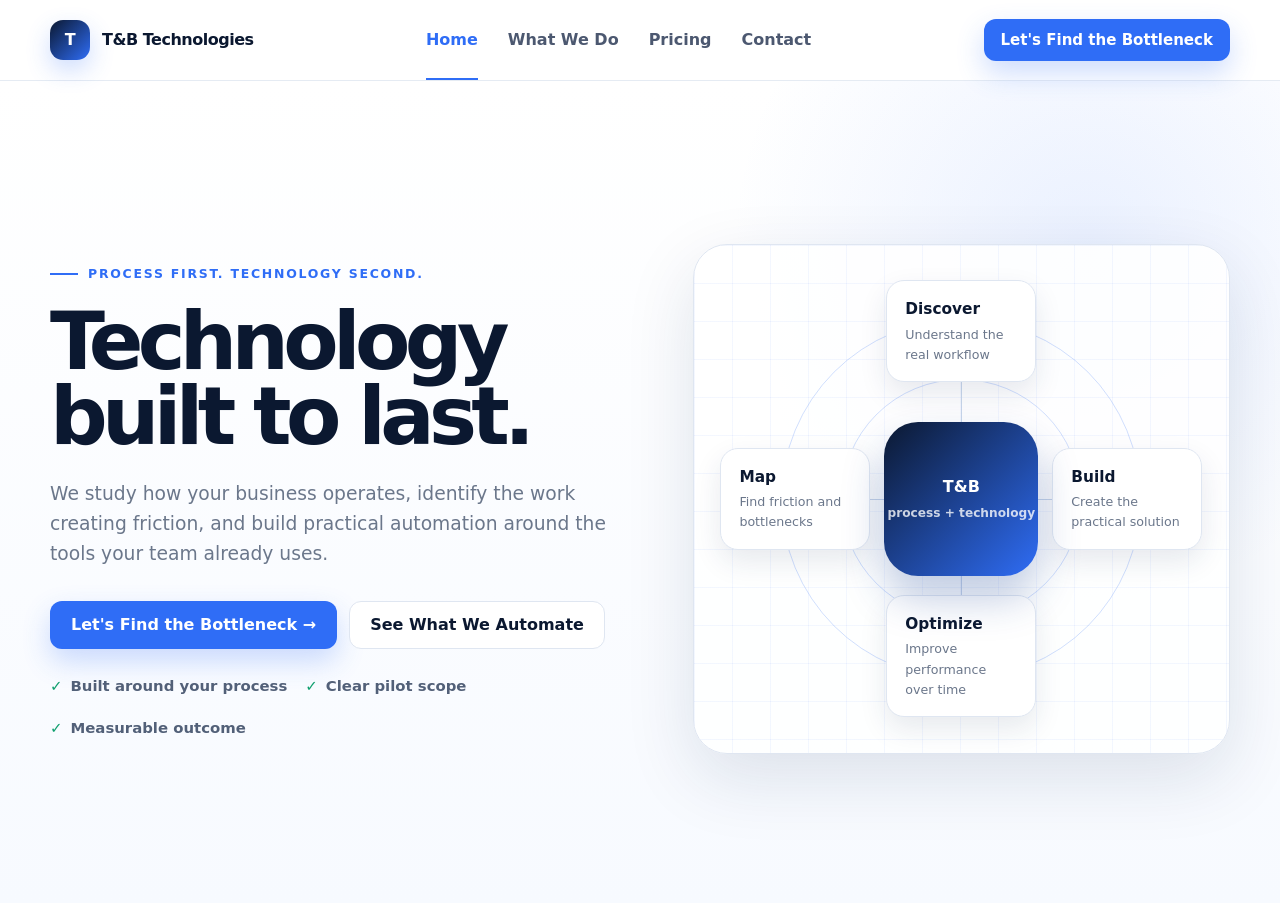
<file: index.html>
<!doctype html>
<html lang="en">
<head>
  <meta charset="utf-8">
  <meta name="viewport" content="width=device-width,initial-scale=1">
  <meta name="description" content="T&B Technologies improves business processes and builds practical automation around the tools companies already use.">
  <title>T&amp;B Technologies | Technology Built to Last</title>
  <link rel="stylesheet" href="styles.css">
</head>
<body>

<header class="site-header">
  <div class="container nav">
    <a class="brand" href="index.html"><span class="brand-mark">T</span><span>T&amp;B Technologies</span></a>
    <nav class="nav-links">
      <a href="index.html" class="active" data-nav="home">Home</a>
      <a href="services.html" data-nav="services">What We Do</a>
      <a href="pricing.html" data-nav="pricing">Pricing</a>
      <a href="contact.html" data-nav="contact">Contact</a>
    </nav>
    <div class="nav-actions">
      <a class="btn btn-primary btn-sm" href="contact.html">Let's Find the Bottleneck</a>
      <button class="menu-toggle" aria-label="Open menu">☰</button>
    </div>
  </div>
</header>

<main class="home-main">
  <section class="hero">
    <div class="container hero-grid">
      <div>
        <span class="eyebrow">Process first. Technology second.</span>
        <h1>Technology built to last.</h1>
        <p>We study how your business operates, identify the work creating friction, and build practical automation around the tools your team already uses.</p>
        <div class="hero-actions">
          <a class="btn btn-primary" href="contact.html">Let's Find the Bottleneck →</a>
          <a class="btn btn-secondary" href="services.html">See What We Automate</a>
        </div>
        <div class="hero-proof">
          <span class="proof"><i>✓</i> Built around your process</span>
          <span class="proof"><i>✓</i> Clear pilot scope</span>
          <span class="proof"><i>✓</i> Measurable outcome</span>
        </div>
      </div>
      <div class="system-card" aria-label="T&B Technologies workflow illustration">
        <div class="pulse one"></div><div class="pulse two"></div>
        <div class="flow-line h"></div><div class="flow-line v"></div>
        <div class="flow-node top"><strong>Discover</strong><span>Understand the real workflow</span></div>
        <div class="flow-node right"><strong>Build</strong><span>Create the practical solution</span></div>
        <div class="flow-node bottom"><strong>Optimize</strong><span>Improve performance over time</span></div>
        <div class="flow-node left"><strong>Map</strong><span>Find friction and bottlenecks</span></div>
        <div class="flow-center">T&amp;B<span>process + technology</span></div>
      </div>
    </div>
  </section>
</main>
<script src="script.js"></script>
</body>
</html>
</file>
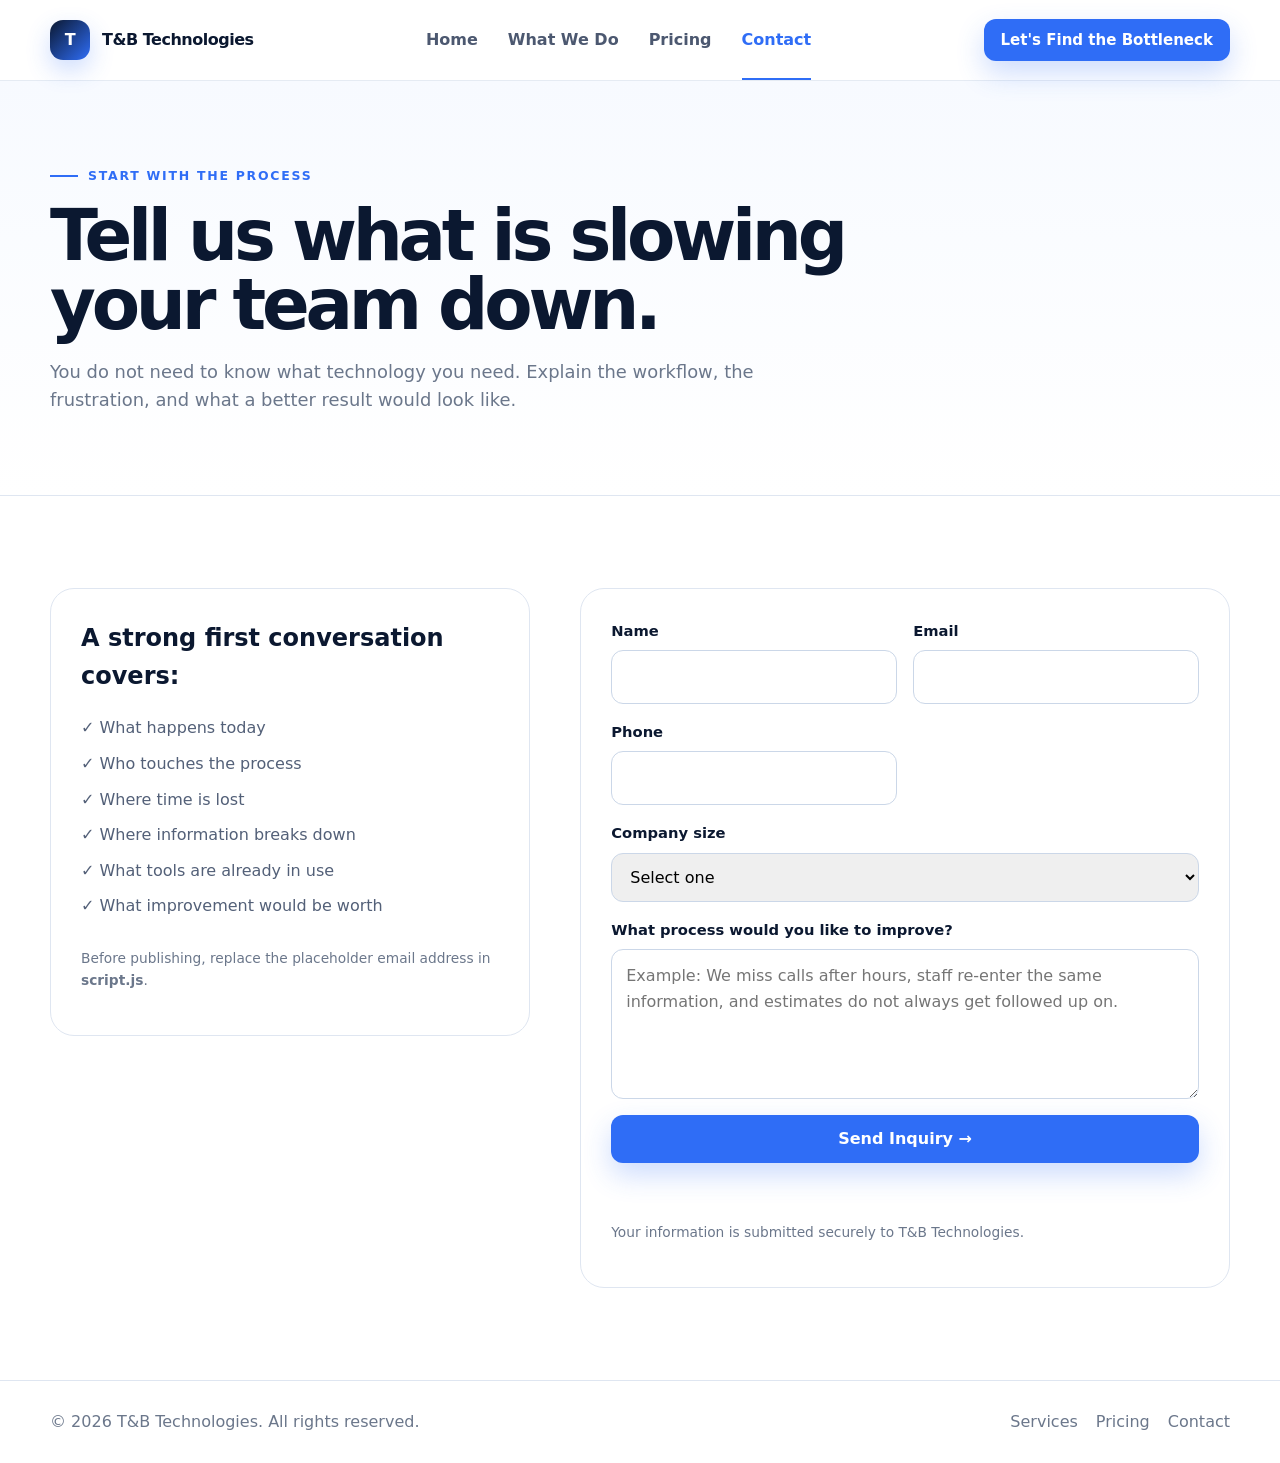
<file: contact.html>
<!doctype html>
<html lang="en">
<head><meta charset="utf-8"><meta name="viewport" content="width=device-width,initial-scale=1"><title>Contact | T&amp;B Technologies</title><link rel="stylesheet" href="styles.css"></head>
<body>

<header class="site-header">
  <div class="container nav">
    <a class="brand" href="index.html"><span class="brand-mark">T</span><span>T&amp;B Technologies</span></a>
    <nav class="nav-links">
      <a href="index.html" data-nav="home">Home</a>
      <a href="services.html" data-nav="services">What We Do</a>
      <a href="pricing.html" data-nav="pricing">Pricing</a>
      <a href="contact.html" class="active" data-nav="contact">Contact</a>
    </nav>
    <div class="nav-actions">
      <a class="btn btn-primary btn-sm" href="contact.html">Let's Find the Bottleneck</a>
      <button class="menu-toggle" aria-label="Open menu">☰</button>
    </div>
  </div>
</header>

<main>
<section class="page-hero"><div class="container"><span class="eyebrow">Start with the process</span><h1>Tell us what is slowing your team down.</h1><p>You do not need to know what technology you need. Explain the workflow, the frustration, and what a better result would look like.</p></div></section>
<section class="section"><div class="container contact-grid">
  <div class="contact-card"><h2 style="margin-top:0;color:var(--navy)">A strong first conversation covers:</h2><ul class="feature-list"><li>✓ What happens today</li><li>✓ Who touches the process</li><li>✓ Where time is lost</li><li>✓ Where information breaks down</li><li>✓ What tools are already in use</li><li>✓ What improvement would be worth</li></ul><p class="notice">Before publishing, replace the placeholder email address in <strong>script.js</strong>.</p></div>
  <div class="contact-card"><form id="contactForm"><div class="form-grid">
    <div class="field"><label for="name">Name</label><input id="name" name="name" required></div>
    <div class="field"><label for="email">Email</label><input id="email" name="email" type="email" required></div>
    <div class="field"><label for="phone">Phone</label><input id="phone" name="phone" type="tel"></div>
    <div class="field full"><label for="size">Company size</label><select id="size" name="size"><option value="">Select one</option><option>1–10 employees</option><option>11–25 employees</option><option>26–50 employees</option><option>51–100 employees</option><option>100+ employees</option></select></div>
    <div class="field full"><label for="message">What process would you like to improve?</label><textarea id="message" name="message" placeholder="Example: We miss calls after hours, staff re-enter the same information, and estimates do not always get followed up on."></textarea></div>
    <div class="field hp-field" aria-hidden="true">
      <label for="website">Website</label>
      <input id="website" name="website" tabindex="-1" autocomplete="off">
    </div>
    <div class="field full">
      <button class="btn btn-primary" id="submitButton" type="submit">Send Inquiry →</button>
      <div id="formStatus" class="form-status" role="status" aria-live="polite"></div>
    </div>
  </div><p class="notice">Your information is submitted securely to T&amp;B Technologies.</p></form></div>
</div></section>
</main>

<footer>
  <div class="container footer-inner">
    <div>© <span data-year></span> T&amp;B Technologies. All rights reserved.</div>
    <div class="footer-links"><a href="services.html">Services</a><a href="pricing.html">Pricing</a><a href="contact.html">Contact</a></div>
  </div>
</footer>
<script src="script.js"></script>

</body></html>
</file>
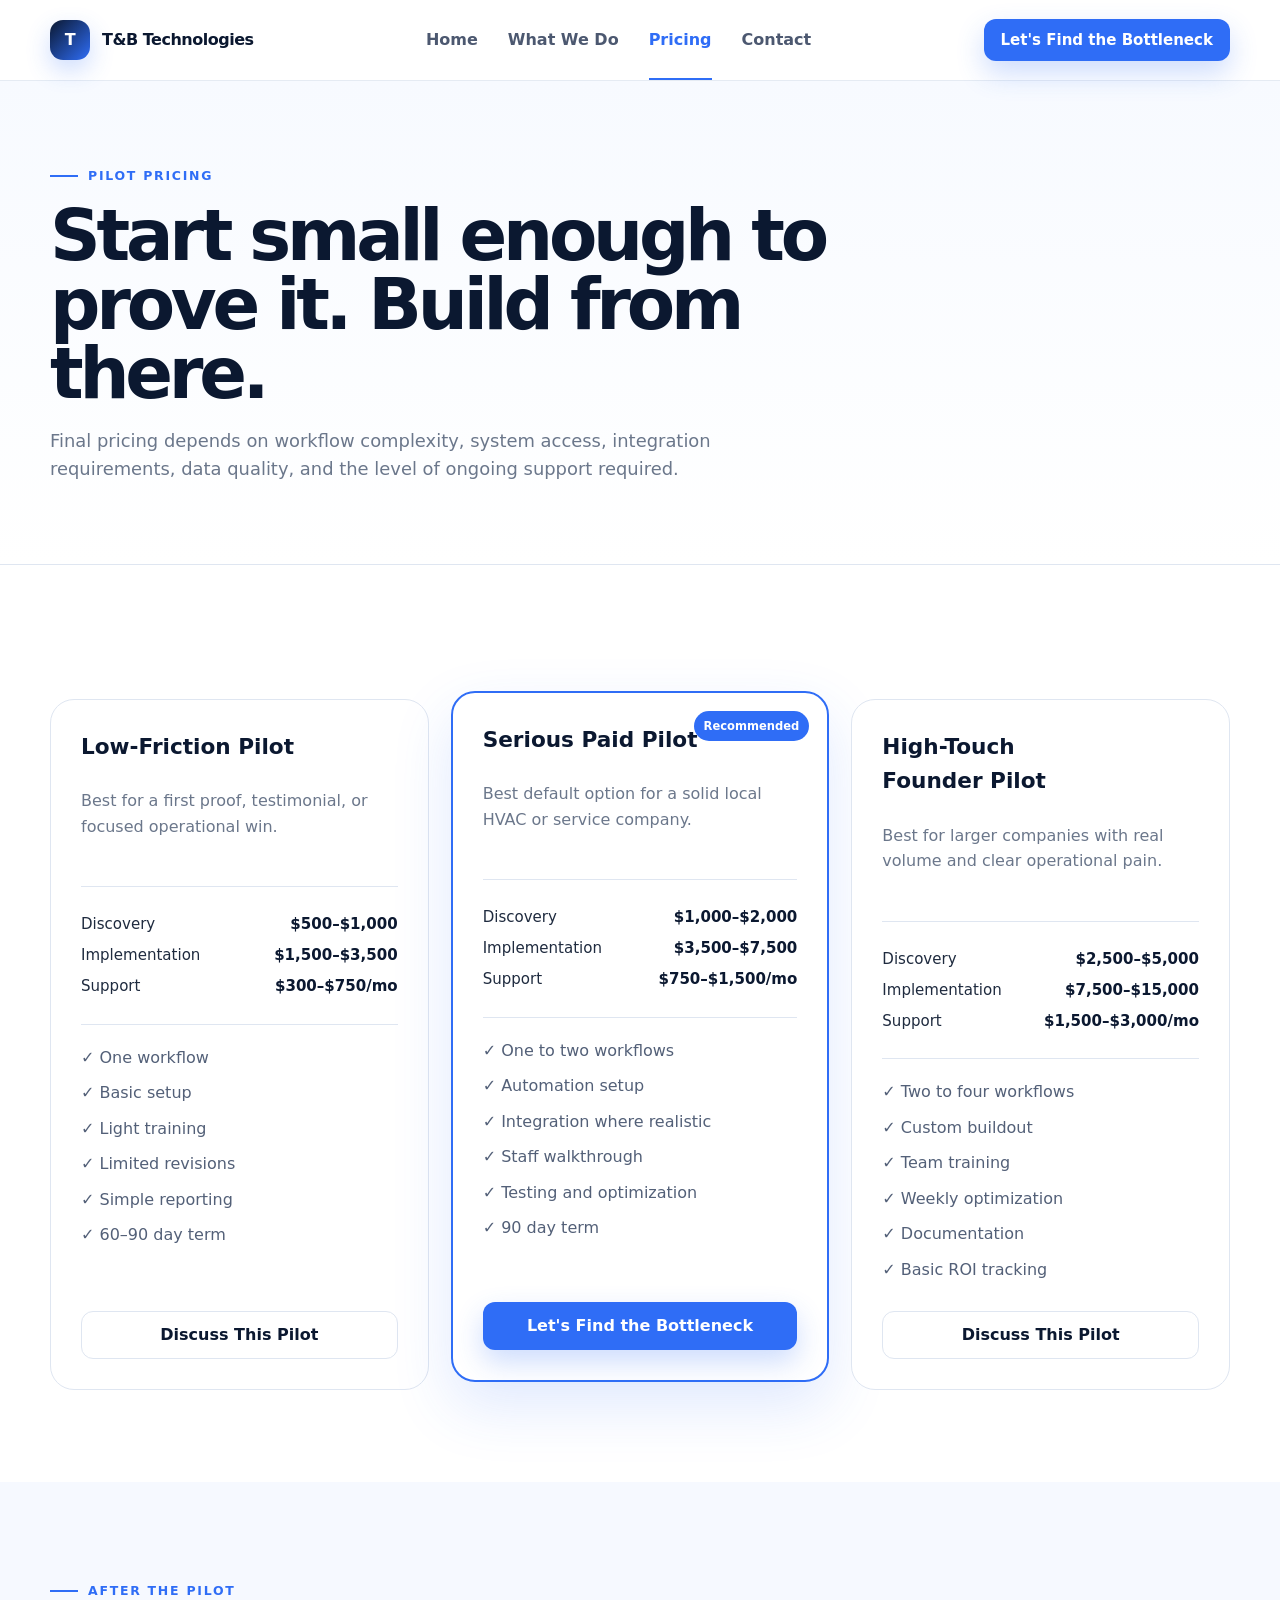
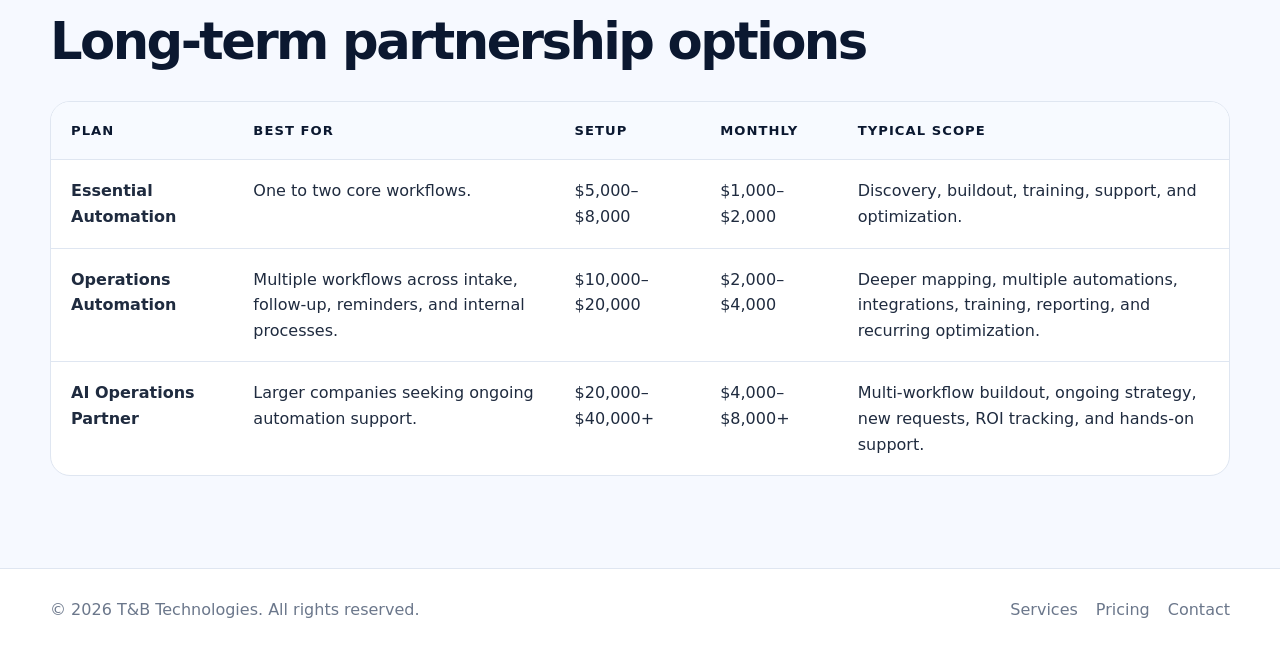
<file: pricing.html>
<!doctype html>
<html lang="en">
<head><meta charset="utf-8"><meta name="viewport" content="width=device-width,initial-scale=1"><title>Pricing | T&amp;B Technologies</title><link rel="stylesheet" href="styles.css"></head>
<body>

<header class="site-header">
  <div class="container nav">
    <a class="brand" href="index.html"><span class="brand-mark">T</span><span>T&amp;B Technologies</span></a>
    <nav class="nav-links">
      <a href="index.html" data-nav="home">Home</a>
      <a href="services.html" data-nav="services">What We Do</a>
      <a href="pricing.html" class="active" data-nav="pricing">Pricing</a>
      <a href="contact.html" data-nav="contact">Contact</a>
    </nav>
    <div class="nav-actions">
      <a class="btn btn-primary btn-sm" href="contact.html">Let's Find the Bottleneck</a>
      <button class="menu-toggle" aria-label="Open menu">☰</button>
    </div>
  </div>
</header>

<main>
<section class="page-hero"><div class="container"><span class="eyebrow">Pilot pricing</span><h1>Start small enough to prove it. Build from there.</h1><p>Final pricing depends on workflow complexity, system access, integration requirements, data quality, and the level of ongoing support required.</p></div></section>
<section class="section"><div class="container"><div class="pricing-grid">
  <article class="price-card"><h3>Low-Friction Pilot</h3><p class="best">Best for a first proof, testimonial, or focused operational win.</p><div class="price-block"><div class="price-row"><span>Discovery</span><strong>$500–$1,000</strong></div><div class="price-row"><span>Implementation</span><strong>$1,500–$3,500</strong></div><div class="price-row"><span>Support</span><strong>$300–$750/mo</strong></div></div><ul class="feature-list"><li>✓ One workflow</li><li>✓ Basic setup</li><li>✓ Light training</li><li>✓ Limited revisions</li><li>✓ Simple reporting</li><li>✓ 60–90 day term</li></ul><a class="btn btn-secondary" href="contact.html">Discuss This Pilot</a></article>
  <article class="price-card featured"><span class="badge">Recommended</span><h3>Serious Paid Pilot</h3><p class="best">Best default option for a solid local HVAC or service company.</p><div class="price-block"><div class="price-row"><span>Discovery</span><strong>$1,000–$2,000</strong></div><div class="price-row"><span>Implementation</span><strong>$3,500–$7,500</strong></div><div class="price-row"><span>Support</span><strong>$750–$1,500/mo</strong></div></div><ul class="feature-list"><li>✓ One to two workflows</li><li>✓ Automation setup</li><li>✓ Integration where realistic</li><li>✓ Staff walkthrough</li><li>✓ Testing and optimization</li><li>✓ 90 day term</li></ul><a class="btn btn-primary" href="contact.html">Let's Find the Bottleneck</a></article>
  <article class="price-card"><h3>High-Touch Founder Pilot</h3><p class="best">Best for larger companies with real volume and clear operational pain.</p><div class="price-block"><div class="price-row"><span>Discovery</span><strong>$2,500–$5,000</strong></div><div class="price-row"><span>Implementation</span><strong>$7,500–$15,000</strong></div><div class="price-row"><span>Support</span><strong>$1,500–$3,000/mo</strong></div></div><ul class="feature-list"><li>✓ Two to four workflows</li><li>✓ Custom buildout</li><li>✓ Team training</li><li>✓ Weekly optimization</li><li>✓ Documentation</li><li>✓ Basic ROI tracking</li></ul><a class="btn btn-secondary" href="contact.html">Discuss This Pilot</a></article>
</div></div></section>
<section class="section soft"><div class="container"><span class="eyebrow">After the pilot</span><h2 class="section-title">Long-term partnership options</h2><div class="table-wrap"><table><thead><tr><th>Plan</th><th>Best for</th><th>Setup</th><th>Monthly</th><th>Typical scope</th></tr></thead><tbody>
<tr><td><strong>Essential Automation</strong></td><td>One to two core workflows.</td><td>$5,000–$8,000</td><td>$1,000–$2,000</td><td>Discovery, buildout, training, support, and optimization.</td></tr>
<tr><td><strong>Operations Automation</strong></td><td>Multiple workflows across intake, follow-up, reminders, and internal processes.</td><td>$10,000–$20,000</td><td>$2,000–$4,000</td><td>Deeper mapping, multiple automations, integrations, training, reporting, and recurring optimization.</td></tr>
<tr><td><strong>AI Operations Partner</strong></td><td>Larger companies seeking ongoing automation support.</td><td>$20,000–$40,000+</td><td>$4,000–$8,000+</td><td>Multi-workflow buildout, ongoing strategy, new requests, ROI tracking, and hands-on support.</td></tr>
</tbody></table></div></div></section>
</main>

<footer>
  <div class="container footer-inner">
    <div>© <span data-year></span> T&amp;B Technologies. All rights reserved.</div>
    <div class="footer-links"><a href="services.html">Services</a><a href="pricing.html">Pricing</a><a href="contact.html">Contact</a></div>
  </div>
</footer>
<script src="script.js"></script>

</body></html>
</file>
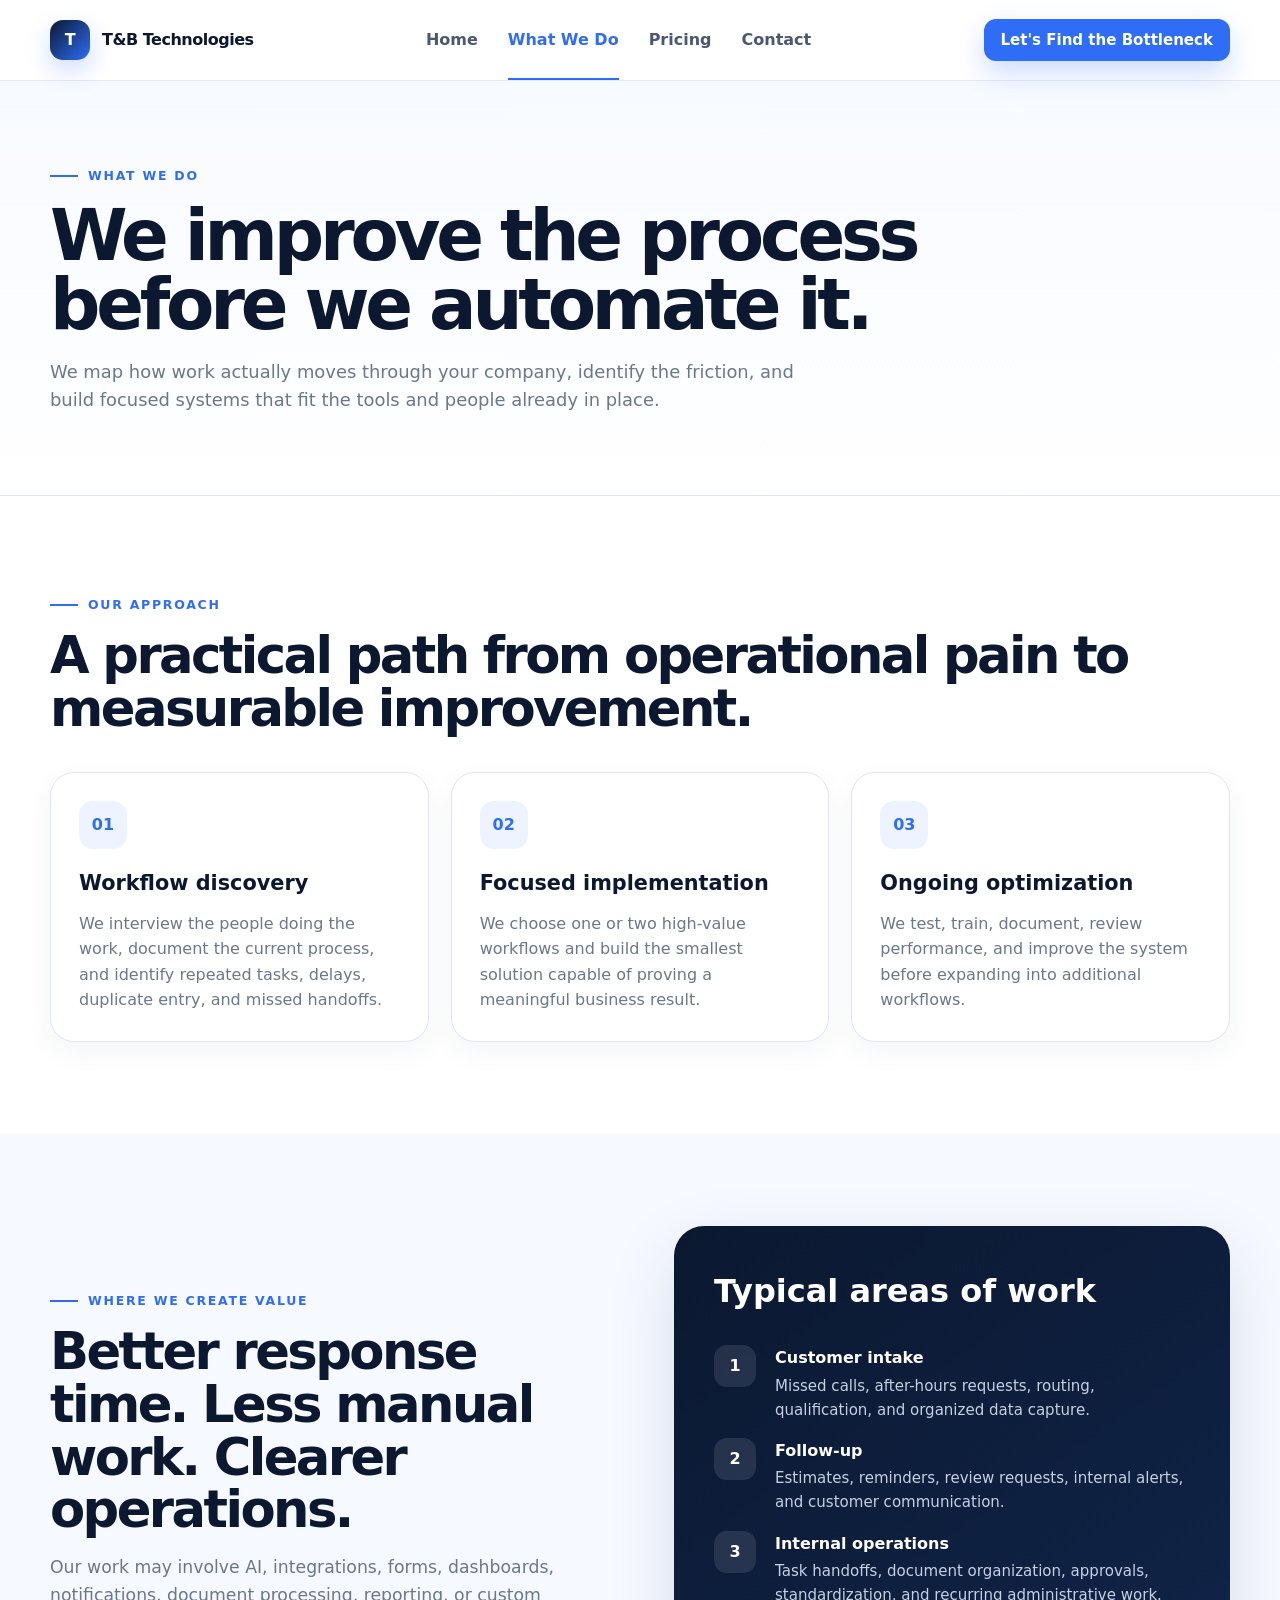
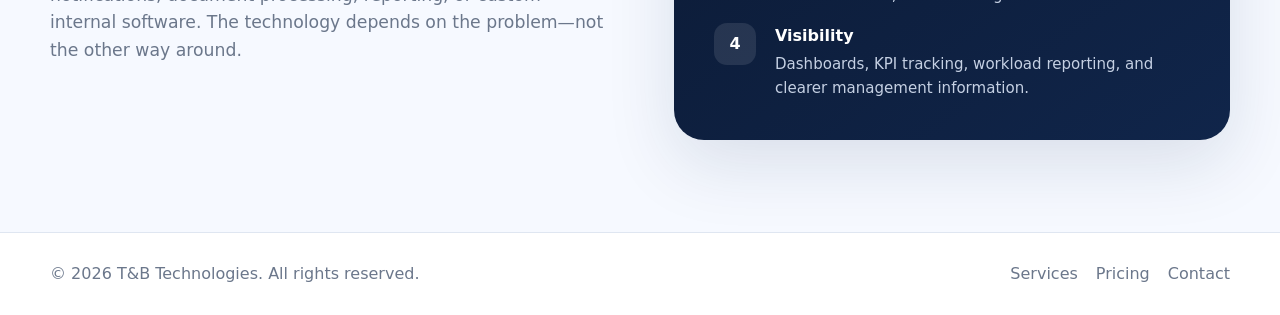
<file: services.html>
<!doctype html>
<html lang="en">
<head><meta charset="utf-8"><meta name="viewport" content="width=device-width,initial-scale=1"><title>What We Do | T&amp;B Technologies</title><link rel="stylesheet" href="styles.css"></head>
<body>

<header class="site-header">
  <div class="container nav">
    <a class="brand" href="index.html"><span class="brand-mark">T</span><span>T&amp;B Technologies</span></a>
    <nav class="nav-links">
      <a href="index.html" data-nav="home">Home</a>
      <a href="services.html" class="active" data-nav="services">What We Do</a>
      <a href="pricing.html" data-nav="pricing">Pricing</a>
      <a href="contact.html" data-nav="contact">Contact</a>
    </nav>
    <div class="nav-actions">
      <a class="btn btn-primary btn-sm" href="contact.html">Let's Find the Bottleneck</a>
      <button class="menu-toggle" aria-label="Open menu">☰</button>
    </div>
  </div>
</header>

<main>
<section class="page-hero"><div class="container"><span class="eyebrow">What we do</span><h1>We improve the process before we automate it.</h1><p>We map how work actually moves through your company, identify the friction, and build focused systems that fit the tools and people already in place.</p></div></section>
<section class="section"><div class="container">
  <span class="eyebrow">Our approach</span>
  <h2 class="section-title">A practical path from operational pain to measurable improvement.</h2>
  <div class="cards-3">
    <article class="card"><div class="card-number">01</div><h3>Workflow discovery</h3><p>We interview the people doing the work, document the current process, and identify repeated tasks, delays, duplicate entry, and missed handoffs.</p></article>
    <article class="card"><div class="card-number">02</div><h3>Focused implementation</h3><p>We choose one or two high-value workflows and build the smallest solution capable of proving a meaningful business result.</p></article>
    <article class="card"><div class="card-number">03</div><h3>Ongoing optimization</h3><p>We test, train, document, review performance, and improve the system before expanding into additional workflows.</p></article>
  </div>
</div></section>
<section class="section soft"><div class="container split">
  <div><span class="eyebrow">Where we create value</span><h2 class="section-title">Better response time. Less manual work. Clearer operations.</h2><p class="section-copy">Our work may involve AI, integrations, forms, dashboards, notifications, document processing, reporting, or custom internal software. The technology depends on the problem—not the other way around.</p></div>
  <div class="dark-panel"><h3>Typical areas of work</h3><div class="process-list">
    <div class="process-item"><div class="num">1</div><div><h4>Customer intake</h4><p>Missed calls, after-hours requests, routing, qualification, and organized data capture.</p></div></div>
    <div class="process-item"><div class="num">2</div><div><h4>Follow-up</h4><p>Estimates, reminders, review requests, internal alerts, and customer communication.</p></div></div>
    <div class="process-item"><div class="num">3</div><div><h4>Internal operations</h4><p>Task handoffs, document organization, approvals, standardization, and recurring administrative work.</p></div></div>
    <div class="process-item"><div class="num">4</div><div><h4>Visibility</h4><p>Dashboards, KPI tracking, workload reporting, and clearer management information.</p></div></div>
  </div></div>
</div></section>
</main>

<footer>
  <div class="container footer-inner">
    <div>© <span data-year></span> T&amp;B Technologies. All rights reserved.</div>
    <div class="footer-links"><a href="services.html">Services</a><a href="pricing.html">Pricing</a><a href="contact.html">Contact</a></div>
  </div>
</footer>
<script src="script.js"></script>

</body></html>
</file>
<file: styles.css>
:root{
  --navy:#0b1830;
  --navy-2:#10254a;
  --blue:#2f6df6;
  --blue-2:#79a3ff;
  --ink:#1f2b3f;
  --muted:#6b778b;
  --line:#dfe6f1;
  --soft:#f6f9ff;
  --white:#fff;
  --green:#0f9f6e;
  --shadow:0 24px 70px rgba(20,43,84,.12);
  --radius:24px;
}
*{box-sizing:border-box}
html{scroll-behavior:smooth}
body{
  margin:0;
  font-family:Inter,ui-sans-serif,system-ui,-apple-system,BlinkMacSystemFont,"Segoe UI",sans-serif;
  color:var(--ink);
  background:#fff;
  line-height:1.6;
  caret-color:transparent;
}
input,textarea,select,[contenteditable="true"]{caret-color:auto}
a{color:inherit;text-decoration:none}
button,input,textarea,select{font:inherit}
img,svg{display:block;max-width:100%}
.container{width:min(1180px,calc(100% - 40px));margin:auto}

.site-header{
  position:sticky;top:0;z-index:50;
  background:rgba(255,255,255,.94);
  backdrop-filter:blur(18px);
  border-bottom:1px solid rgba(223,230,241,.8);
}
.nav{min-height:78px;display:flex;align-items:center;justify-content:space-between;gap:24px}
.brand{display:flex;align-items:center;gap:12px;color:var(--navy);font-weight:850;letter-spacing:-.03em}
.brand-mark{
  width:40px;height:40px;border-radius:13px;
  background:linear-gradient(135deg,var(--navy),var(--blue));
  box-shadow:0 10px 24px rgba(47,109,246,.24);
  display:grid;place-items:center;color:#fff;font-weight:900
}
.nav-links{display:flex;align-items:center;gap:30px;color:#4c5870;font-weight:700}
.nav-links a{position:relative;padding:27px 0}
.nav-links a::after{
  content:"";position:absolute;left:0;right:100%;bottom:0;height:2px;background:var(--blue);transition:.2s
}
.nav-links a:hover,.nav-links a.active{color:var(--blue)}
.nav-links a:hover::after,.nav-links a.active::after{right:0}
.nav-actions{display:flex;align-items:center;gap:12px}
.menu-toggle{display:none;border:0;background:none;font-size:1.5rem;cursor:pointer;color:var(--navy)}

.btn{
  display:inline-flex;align-items:center;justify-content:center;gap:9px;
  min-height:48px;padding:0 20px;border-radius:12px;
  border:1px solid transparent;font-weight:800;cursor:pointer;transition:.2s ease
}
.btn-primary{background:var(--blue);color:#fff;box-shadow:0 12px 28px rgba(47,109,246,.24)}
.btn-primary:hover{background:#1f5de6;transform:translateY(-1px)}
.btn-secondary{background:#fff;border-color:var(--line);color:var(--navy)}
.btn-secondary:hover{background:var(--soft);border-color:#b8c6dc}
.btn-sm{min-height:42px;padding:0 16px;font-size:.94rem}

.eyebrow{
  display:inline-flex;align-items:center;gap:10px;
  color:var(--blue);font-size:.78rem;font-weight:900;
  letter-spacing:.14em;text-transform:uppercase;white-space:nowrap
}
.eyebrow::before{content:"";width:28px;height:2px;background:var(--blue)}

.home-main{min-height:calc(100vh - 78px);display:flex}
.hero{
  width:100%;display:flex;align-items:center;
  background:
    radial-gradient(circle at 85% 20%,rgba(121,163,255,.15),transparent 28%),
    linear-gradient(180deg,#fff 0%,#f7faff 100%);
}
.hero-grid{
  display:grid;grid-template-columns:1.03fr .97fr;gap:72px;align-items:center;
  padding:72px 0 58px
}
.hero h1{
  color:var(--navy);font-size:clamp(3.6rem,6.3vw,6.2rem);
  line-height:.94;letter-spacing:-.07em;margin:20px 0 24px;max-width:760px
}
.hero p{font-size:1.17rem;color:var(--muted);max-width:650px;margin:0}
.hero-actions{display:flex;flex-wrap:wrap;gap:12px;margin:32px 0 26px}
.hero-proof{display:flex;flex-wrap:wrap;gap:18px;color:#526078;font-weight:700;font-size:.93rem}
.proof{display:flex;align-items:center;gap:8px}
.proof i{font-style:normal;color:var(--green);font-weight:900}

.system-card{
  position:relative;min-height:510px;border:1px solid var(--line);border-radius:34px;
  background:rgba(255,255,255,.9);box-shadow:var(--shadow);overflow:hidden
}
.system-card::before{
  content:"";position:absolute;inset:0;
  background:
    linear-gradient(rgba(47,109,246,.055) 1px,transparent 1px),
    linear-gradient(90deg,rgba(47,109,246,.055) 1px,transparent 1px);
  background-size:38px 38px
}
.flow-center{
  position:absolute;left:50%;top:50%;transform:translate(-50%,-50%);
  width:154px;height:154px;border-radius:34px;
  background:linear-gradient(135deg,var(--navy),var(--blue));
  color:#fff;display:flex;flex-direction:column;align-items:center;justify-content:center;
  text-align:center;font-weight:900;box-shadow:0 22px 42px rgba(27,70,151,.28);z-index:2
}
.flow-center span{font-size:.76rem;opacity:.78;font-weight:700;margin-top:4px}
.flow-line{position:absolute;background:#c8d6eb}
.flow-line.h{height:1px;left:14%;right:14%;top:50%}
.flow-line.v{width:1px;top:14%;bottom:14%;left:50%}
.flow-node{
  position:absolute;width:150px;padding:16px 18px;border-radius:18px;
  background:#fff;border:1px solid var(--line);box-shadow:0 12px 28px rgba(30,52,91,.1);z-index:2
}
.flow-node strong{display:block;color:var(--navy);font-size:.96rem}
.flow-node span{display:block;color:var(--muted);font-size:.79rem;margin-top:3px}
.flow-node.top{left:50%;top:7%;transform:translateX(-50%)}
.flow-node.right{right:5%;top:50%;transform:translateY(-50%)}
.flow-node.bottom{left:50%;bottom:7%;transform:translateX(-50%)}
.flow-node.left{left:5%;top:50%;transform:translateY(-50%)}
.pulse{
  position:absolute;left:50%;top:50%;transform:translate(-50%,-50%);
  border:1px solid rgba(47,109,246,.22);border-radius:50%;animation:pulse 4s ease-out infinite
}
.pulse.one{width:240px;height:240px}
.pulse.two{width:360px;height:360px;animation-delay:1.3s}
@keyframes pulse{0%{opacity:.7;transform:translate(-50%,-50%) scale(.9)}70%,100%{opacity:0;transform:translate(-50%,-50%) scale(1.08)}}
@media(prefers-reduced-motion:reduce){.pulse{animation:none}}

.page-hero{
  padding:78px 0 62px;background:linear-gradient(180deg,#f7faff 0%,#fff 100%);
  border-bottom:1px solid var(--line)
}
.page-hero h1{
  color:var(--navy);font-size:clamp(3rem,5.5vw,5rem);line-height:.98;
  letter-spacing:-.06em;margin:16px 0 18px;max-width:900px
}
.page-hero p{font-size:1.12rem;color:var(--muted);max-width:760px}

.section{padding:92px 0}
.section.soft{background:var(--soft)}
.section-title{color:var(--navy);font-size:clamp(2.2rem,4vw,3.7rem);line-height:1.03;letter-spacing:-.05em;margin:14px 0 18px}
.section-copy{color:var(--muted);font-size:1.08rem;max-width:760px}

.cards-3{display:grid;grid-template-columns:repeat(3,1fr);gap:22px;margin-top:38px}
.card{background:#fff;border:1px solid var(--line);border-radius:var(--radius);padding:28px;box-shadow:0 10px 28px rgba(29,52,91,.05)}
.card-number{width:48px;height:48px;border-radius:14px;background:#edf4ff;color:var(--blue);display:grid;place-items:center;font-weight:900}
.card h3{color:var(--navy);font-size:1.3rem;margin:18px 0 10px}
.card p{color:var(--muted);margin:0}

.split{display:grid;grid-template-columns:1fr 1fr;gap:68px;align-items:center}
.dark-panel{background:linear-gradient(145deg,var(--navy),var(--navy-2));color:#fff;border-radius:30px;padding:40px;box-shadow:var(--shadow)}
.dark-panel h3{font-size:2rem;margin:0 0 12px}
.dark-panel p{color:#c7d3e7}
.process-list{display:grid;gap:16px;margin-top:28px}
.process-item{display:grid;grid-template-columns:46px 1fr;gap:15px}
.process-item .num{width:42px;height:42px;border-radius:13px;background:rgba(255,255,255,.1);display:grid;place-items:center;font-weight:900}
.process-item h4{margin:0 0 3px}
.process-item p{margin:0;color:#c5d0e3;font-size:.94rem}

.pricing-grid{display:grid;grid-template-columns:repeat(3,1fr);gap:22px;margin-top:42px}
.price-card{border:1px solid var(--line);border-radius:24px;padding:30px;background:#fff;display:flex;flex-direction:column;position:relative}
.price-card.featured{border:2px solid var(--blue);box-shadow:0 24px 60px rgba(47,109,246,.15);transform:translateY(-8px)}
.badge{position:absolute;right:18px;top:18px;background:var(--blue);color:#fff;border-radius:999px;padding:6px 10px;font-size:.72rem;font-weight:900}
.price-card h3{color:var(--navy);font-size:1.35rem;margin:0 0 8px;padding-right:90px}
.price-card .best{color:var(--muted);min-height:70px}
.price-block{border-top:1px solid var(--line);border-bottom:1px solid var(--line);padding:18px 0;margin:12px 0 20px}
.price-row{display:flex;justify-content:space-between;gap:18px;margin:7px 0;font-size:.94rem}
.price-row strong{color:var(--navy);text-align:right}
.feature-list{list-style:none;padding:0;margin:0 0 28px;display:grid;gap:10px;color:#536078}
.price-card .btn{margin-top:auto}

.table-wrap{overflow-x:auto;border:1px solid var(--line);border-radius:20px;background:#fff;margin-top:34px}
table{width:100%;border-collapse:collapse;min-width:850px}
th,td{text-align:left;padding:18px 20px;border-bottom:1px solid var(--line);vertical-align:top}
th{background:#f7faff;color:var(--navy);font-size:.82rem;text-transform:uppercase;letter-spacing:.08em}
tr:last-child td{border-bottom:0}

.contact-grid{display:grid;grid-template-columns:.85fr 1.15fr;gap:50px;align-items:start}
.contact-card{border:1px solid var(--line);border-radius:24px;padding:30px;background:#fff}
.form-grid{display:grid;grid-template-columns:1fr 1fr;gap:16px}
.field{display:grid;gap:8px}.field.full{grid-column:1/-1}
label{font-weight:800;color:var(--navy);font-size:.92rem}
input,textarea,select{width:100%;border:1px solid #cbd7e8;border-radius:12px;padding:13px 14px;outline:none}
input:focus,textarea:focus,select:focus{border-color:var(--blue);box-shadow:0 0 0 3px rgba(47,109,246,.12)}
textarea{min-height:150px;resize:vertical}
.notice{font-size:.86rem;color:var(--muted);margin-top:14px}

footer{border-top:1px solid var(--line);padding:28px 0;color:#6b778b}
.footer-inner{display:flex;justify-content:space-between;align-items:center;gap:20px}
.footer-links{display:flex;gap:18px}

@media(max-width:940px){
  .hero-grid,.split,.contact-grid{grid-template-columns:1fr}
  .home-main{display:block}
  .hero{min-height:auto}
  .system-card{min-height:460px}
  .cards-3,.pricing-grid{grid-template-columns:1fr}
  .price-card.featured{transform:none}
  .nav-links{position:absolute;left:20px;right:20px;top:78px;background:#fff;border:1px solid var(--line);border-radius:16px;padding:18px;display:none;flex-direction:column;align-items:flex-start;box-shadow:var(--shadow)}
  .nav-links.open{display:flex}
  .nav-links a{padding:8px 0}
  .menu-toggle{display:block}
  .nav-actions .btn{display:none}
}
@media(max-width:640px){
  .container{width:min(100% - 24px,1180px)}
  .hero-grid{padding:56px 0}
  .hero h1{font-size:clamp(3rem,16vw,4.5rem)}
  .eyebrow{white-space:normal}
  .hero-actions{flex-direction:column}
  .btn{width:100%}
  .system-card{min-height:430px}
  .flow-node{width:125px;padding:12px}
  .flow-node.top,.flow-node.bottom{left:50%}
  .flow-node.left{left:3%}.flow-node.right{right:3%}
  .section{padding:70px 0}
  .form-grid{grid-template-columns:1fr}
  .footer-inner{flex-direction:column;align-items:flex-start}
}


/* Secure contact-form feedback */
.hp-field {
  position: absolute !important;
  left: -10000px !important;
  width: 1px !important;
  height: 1px !important;
  overflow: hidden !important;
}
.form-status {
  min-height: 24px;
  margin-top: 12px;
  font-size: .92rem;
  font-weight: 750;
}
.form-status.success { color: var(--green); }
.form-status.error { color: #b42318; }
button:disabled {
  cursor: wait;
  opacity: .72;
  transform: none !important;
}
</file>
